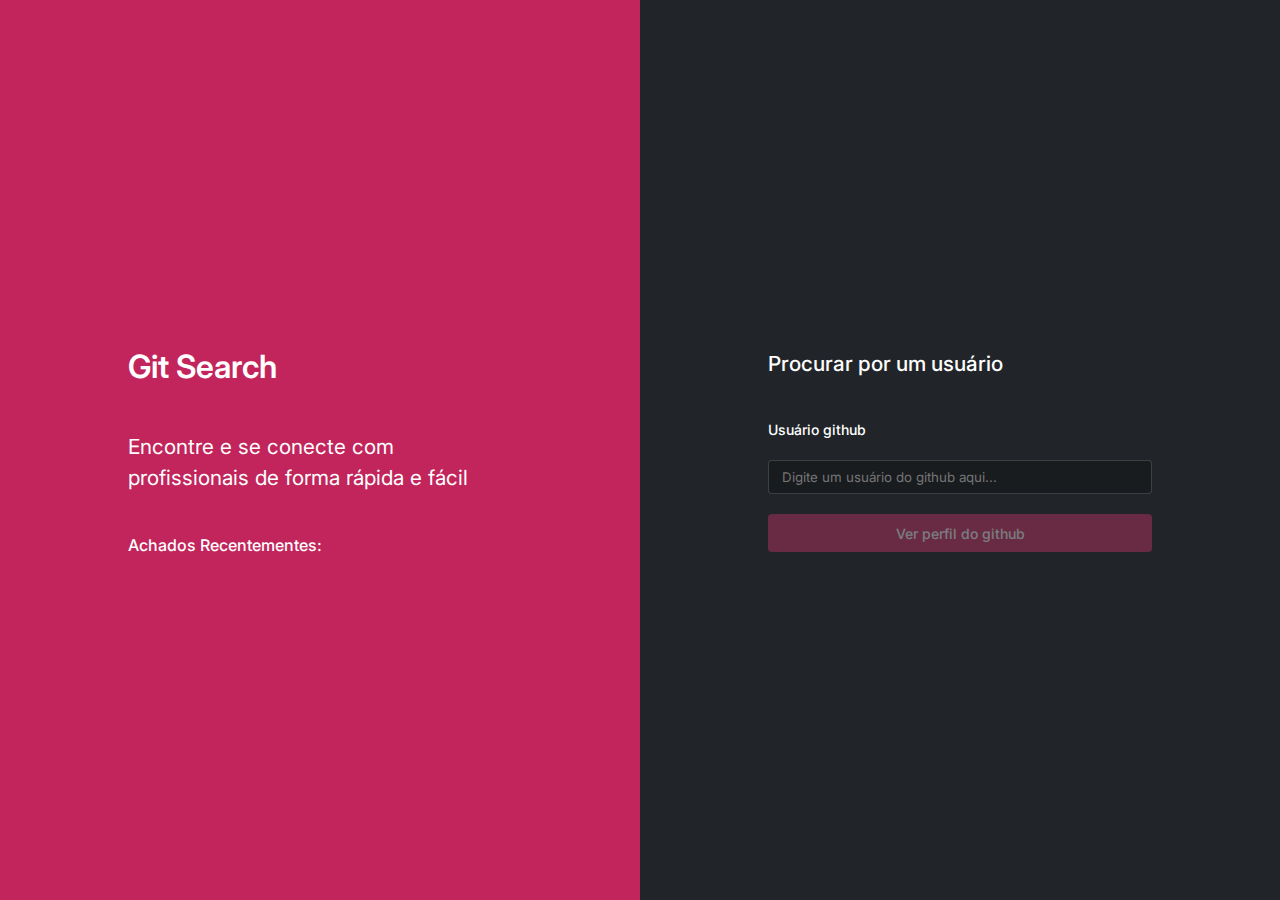
<file: index.html>
<!DOCTYPE html>
<html lang="pt-br">
  <head>
    <meta charset="UTF-8" />
    <meta http-equiv="X-UA-Compatible" content="IE=edge" />
    <meta name="viewport" content="width=device-width, initial-scale=1.0" />

    <link rel="preconnect" href="https://fonts.googleapis.com">
    <link rel="preconnect" href="https://fonts.gstatic.com" crossorigin>
    <link href="https://fonts.googleapis.com/css2?family=Inter:wght@100;200;300;400;500;600;700;800;900&display=swap" rel="stylesheet">

    <link rel="stylesheet" href="./styles/reset.css" />
    <link rel="stylesheet" href="./styles/globalStyles.css" />
    <link rel="stylesheet" href="./styles/positioning.css" />
    <link rel="stylesheet" href="./styles/display.css" />
    <link rel="stylesheet" href="./styles/buttons.css" />
    <link rel="stylesheet" href="./styles/inputs.css" />
    <link rel="stylesheet" href="./styles/texts.css" />

    <link rel="stylesheet" href="./pages/home/index.css" />

    <title>Git Search</title>
  </head>
  <body>
    <main class="dspl-flex wScreen hScreen">
      <section class="width50 dspl-flex flex__direc-column justf__cont-center">

        <div class="container dspl-flex flex__direc-column gap40">
          <h1 class="title1">Git Search</h1>

          <p class="text1">Encontre e se conecte com profissionais de forma rápida e fácil </p>
  
          <div class="dspl-flex gap20 align__items-center">
  
            <p class="text2">Achados Recentementes:</p>
  
            <ul id="recentlyFound" class="dspl-flex gap14 flex__wrap-wrap"> 
  
            </ul>
  
          </div>
        </div>

      </section>

      <section class="width50 dspl-flex flex__direc-column justf__cont-center">

        <div class="container dspl-flex flex__direc-column gap40">
          <h2 class="title2">Procurar por um usuário</h2>
          
          <form class="dspl-flex flex__direc-column gap20">

            <p class="text4">Usuário github</p>

            <input id="inputSearchUser" type="text" class="input1" placeholder="Digite um usuário do github aqui...">
            <!-- caso não encontre a tag P recebe um innertext -->
            <p id="notFound" class="textError dspl-none">Usuário não encontrado</p>
  
            <button id="buttonSearchUser" class="text4 button__default"><p>Ver perfil do github</p></button>

          </form>
  
        </div>

      </section>
    </main>

    <script src="./pages/home/index.js"></script>
  </body>
</html>
</file>
<file: styles/globalStyles.css>
* {
  margin: 0;
  padding: 0;
  box-sizing: border-box;
  font-family: var(--font-family-1);
}

:root{
    --color-brand-1: #C2255C;
    --color-brand-2: #D6336C;
    --color-grey-1:  #191C1F;
    --color-grey-2:  #212529;
    --color-grey-3:  #33363A;
    --color-grey-4:  #373B3E;
    --color-grey-6:  #A6A8A9;
    --color-grey-7:  #FFFFFF;
    --color-grey-7-08:  rgba(255,255,255,0.08);
    --color-grey-7-16:  rgba(255,255,255,0.16);
    --color-grey-7-50:  rgba(255,255,255,0.50);
    --color-alert:   #C22554;

    --font-family-1: 'Inter', sans-serif;

    --font-size-1: 2rem;
    --font-size-2: 1.5rem;
    --font-size-3: 1.3rem;
    --font-size-4: 1rem;
    --font-size-5: 0.875rem;
    --font-size-6: 0.75rem;

    --font-weight-1: 700;
    --font-weight-2: 600;
    --font-weight-3: 500;
    --font-weight-4: 400;
    
    --line-height: 150%;

    --width-full: 100vw;
    --width-fullPercent: 100%;
    --height-full: 100vh;

    --width-half: 50%;

    --radius-1: 4px;
    --radius-2: 50%;
    --radius-3: 8px;

    --pointer: pointer;

    --animation-duration: 0.2s;
    --animation-type: ease;
}
</file>
<file: styles/positioning.css>
.container{
    width: 60%;
    margin: 0 auto;
}
.container2{
    width: 70%;
    margin: 0 auto;
}

.p-tb{
    padding: 60px 0px;
}

.flex__direc-column{
    flex-direction: column;
}
.flex__direc-row{
    flex-direction: row;
}

.flex__wrap-wrap{
    flex-wrap: wrap;
}

.gap70{
    gap: 70px;
}
.gap40{
    gap: 40px;
}
.gap20{
    gap: 20px;
}
.gap14{
    gap: 14px;
}

.justf__cont-center{
    justify-content: center;
}
.justf__cont-S-A{
    justify-content: space-around;
}
.justf__cont-S-B{
    justify-content: space-between;
}

.align__items-center{
    align-items: center;
}

.width50{
    width: var(--width-half);
}
.wScreen{
    width: var(--width-full);
}
.wScreenPercent{
    width: var(--width-fullPercent);
}
.hScreen{
    height: var(--height-full);
}
</file>
<file: styles/display.css>
.dspl-flex{
    display: flex;
}
.dspl-none{
    display: none;
}
</file>
<file: styles/buttons.css>
.button__default{
    border: none;
    background-color: var(--color-brand-2);
    color: var(--color-grey-7);
    padding: 8.5px 0px;
    border-radius: var(--radius-1);
    cursor: var(--pointer);
}
:disabled{
    opacity: 40%;
}

.button1{
    border: none;
    border-radius: var(--radius-1);
    color: var(--color-grey-7);
    background-color: var(--color-brand-2);
    padding: 14px 22px;
    cursor: var(--pointer);
    transition: var(--animation-duration) var(--animation-type);
}
.button1:hover{
    background-color: var(--color-brand-1);
}

.button2{
    border: none;
    border-radius: var(--radius-1);
    color: var(--color-grey-7);
    background-color: var(--color-grey-7-08);
    padding: 14px 22px;
    cursor: var(--pointer);
    transition: var(--animation-duration) var(--animation-type);
}
.button2:hover{
    background-color: var(--color-grey-2);
}

.button3{
    border: 1px solid var(--color-grey-7);
    border-radius: var(--radius-1);
    color: var(--color-grey-7);
    background-color: transparent;
    padding: 5.5px 8px;
    cursor: var(--pointer);
    transition: var(--animation-duration) var(--animation-type);
}
.button3:hover{
    background-color: var(--color-brand-2);
    border-color: var(--color-brand-2);
}
</file>
<file: styles/inputs.css>
.input1{
    background-color: var(--color-grey-1);
    border: 1px solid var(--color-grey-7-16);
    border-radius: var(--radius-1);
    padding: 8px 13px;
    color: var(--color-grey-7-50);
}
.input1:focus{
    border-color: var(--color-grey-6);
}
</file>
<file: styles/texts.css>
.titleUser{
    font-size: var(--font-size-2);
    font-weight: var(--font-weight-1);
    line-height: var(--line-height);
}
.title1{
    font-size: var(--font-size-1);
    font-weight: var(--font-weight-2);
    line-height: var(--line-height);
}
.title2{
    font-size: var(--font-size-3);
    font-weight: var(--font-weight-3);
    line-height: var(--line-height);
}

.text1{
    font-size: var(--font-size-3);
    font-weight: var(--font-weight-4);
    line-height: var(--line-height);
}
.text2{
    font-size: var(--font-size-4);
    font-weight: var(--font-weight-3);
    line-height: var(--line-height);
}
.text3{
    font-size: var(--font-size-6);
    font-weight: var(--font-weight-3);
    line-height: var(--line-height);
}
.text4{
    font-size: var(--font-size-5);
    font-weight: var(--font-weight-3);
    line-height: var(--line-height);
    color: var(--color-grey-7);
}
.text5{
    font-size: var(--font-size-5);
    font-weight: var(--font-weight-2);
    color: var(--color-grey-7);
}
.text6{
    font-size: var(--font-size-5);
    font-weight: var(--font-weight-4);
    line-height: var(--line-height);
}
.textError{
    font-size: var(--font-size-5);
    font-weight: var(--font-weight-4);
    line-height: var(--line-height);
    color: var(--color-alert);
}
</file>
<file: pages/home/index.css>
main section:first-child{
    background-color: var(--color-brand-1);
    color: var(--color-grey-7);
}
main section:last-child{
    background-color: var(--color-grey-2);
    color: var(--color-grey-7);
}

.loader{
    width: 18px;
    height: 18px;
    margin: 0 auto;
    border: 4px solid var(--color-grey-7);
    border-top-color: rgba(255, 255, 255, 0);
    border-radius: var(--radius-2);
    animation: rotate 2s infinite;
}

#recentlyFound li{
    width: 3rem;
    height: 3rem;
    position: relative;
}

#recentlyFound li a{
    transition: 0.2s ease;
    animation: recentUser;
}
#recentlyFound li a:hover::after{
    content: 'Acessar este perfil';
    position: absolute;
    bottom: -25px;
    left: -40px;
    z-index: 1;
    width: max-content;
    font-size: var(--font-size-6);
    font-weight: var(--font-weight-3);
    background: var(--color-grey-7);
    color: var(--color-grey-2);
    border-radius: var(--radius-3);
    padding: 5px 8px;
    transition: 0.2s ease;
    animation: recentUser;
}


#recentlyFound li img{
    width: 100%;
    border-radius: var(--radius-2);
}

@keyframes rotate {
    to{
        transform: rotate(1turn);
    }
}
@keyframes recentUser{
    0%{
        opacity: 0%;
        transform: scale(0);
    }
    80%{
        transform: scale(1.1);
    }
    100%{
        opacity: 100%;
        transform: scale(1);
    }
}
</file>
